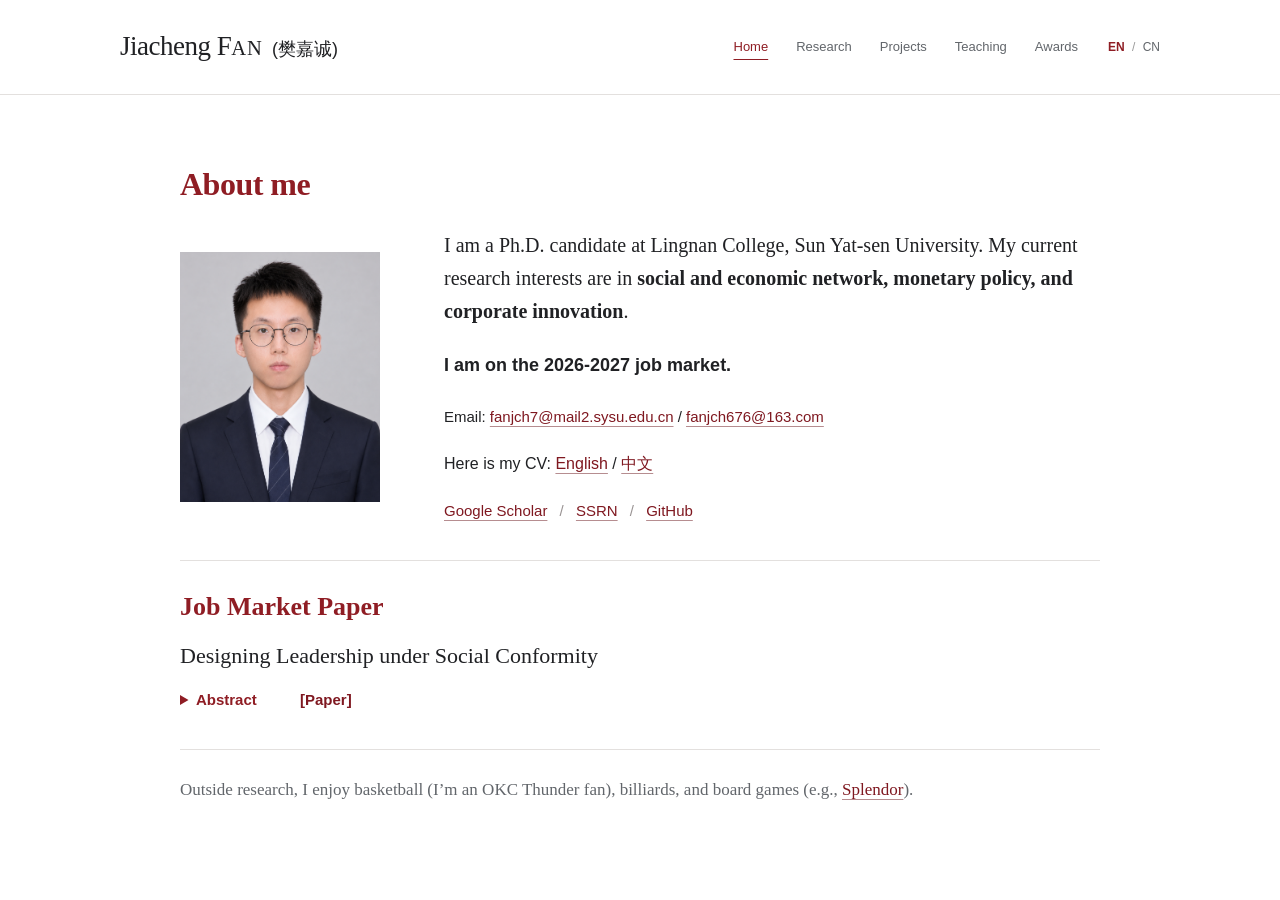
<file: index.html>
<!doctype html><html lang="en"><head><meta charset="utf-8"><meta name="viewport" content="width=device-width, initial-scale=1"><title>Home | Jiacheng FAN (樊嘉诚)</title><meta name="description" content="Jiacheng Fan, Ph.D. candidate at Lingnan College, Sun Yat-sen University. Research in social and economic network, monetary policy, and corporate innovation."><link rel="icon" href="./favicon.svg" type="image/svg+xml"><link rel="stylesheet" href="simple.css?v=a15199f9fa75"></head><body>
 <a class="skip" href="#main">Skip to content</a><header><div class="header-inner"><a class="name" href="index.html">Jiacheng F<span class="surname-small">AN</span> <span lang="zh-CN">(樊嘉诚)</span></a><nav aria-label="Main navigation"><a href="index.html" aria-current="page">Home</a><a href="research.html">Research</a><a href="projects.html">Projects</a><a href="teaching.html">Teaching</a><a href="awards.html">Awards</a></nav><div class="language-switch" role="group" aria-label="Language"><a href="index.html" lang="en" hreflang="en" aria-current="true">EN</a><span aria-hidden="true"> / </span><a href="zh.html" lang="zh-CN" hreflang="zh-CN">CN</a></div></div></header><main id="main" class="home">
 <h1>About me</h1><div class="about-layout"><figure class="about-photo"><img src="images/jiacheng-fan.png" alt="Portrait of Jiacheng Fan" width="1086" height="1448" fetchpriority="high"></figure><div class="about-copy"><p class="intro">I am a Ph.D. candidate at Lingnan College, Sun Yat-sen University. My current research interests are in <strong>social and economic network, monetary policy, and corporate innovation</strong>.</p><p class="job-market-notice" lang="en"><strong>I am on the 2026-2027 job market.</strong></p><p class="contact">Email: <a href="mailto:fanjch7@mail2.sysu.edu.cn">fanjch7@mail2.sysu.edu.cn</a> / <a href="mailto:fanjch676@163.com">fanjch676@163.com</a></p><p>Here is my CV: <a href="./Fan-CV-en.pdf?v=c34c1aa58615" target="_blank" rel="noopener noreferrer">English</a> / <a href="./Fan-CV-zh.pdf?v=e00cdd1a9085" target="_blank" rel="noopener noreferrer">中文</a></p><p class="profiles"><a href="https://scholar.google.com/citations?user=5UQqHd4AAAAJ" target="_blank" rel="noopener noreferrer">Google Scholar</a><span class="separator"> / </span><a href="https://papers.ssrn.com/Sol3/Cf_Dev/AbsByAuth.cfm?per_id=5429320" target="_blank" rel="noopener noreferrer">SSRN</a><span class="separator"> / </span><a href="https://github.com/fanjch7" target="_blank" rel="noopener noreferrer">GitHub</a></p></div></div><section class="job-market-paper" aria-labelledby="jmp-heading"><h2 id="jmp-heading" lang="en">Job Market Paper</h2><h3 class="jmp-title" lang="en"><a href="https://papers.ssrn.com/sol3/papers.cfm?abstract_id=7681807" target="_blank" rel="noopener noreferrer">Designing Leadership under Social Conformity</a></h3><div class="jmp-tools"><details class="jmp-abstract"><summary lang="en">Abstract</summary><p lang="en">This paper studies the optimal design of leadership in a local-average network game, in which players differ in individual productivity and incur a conformity cost for deviating from their neighbors&#39; average effort—the social norm. An organizational planner divides players into leaders and followers across two sequential stages to maximize aggregate effort. We first show that despite the presence of strategic complementarities, leadership can either increase or decrease equilibrium effort relative to simultaneous play, depending on whether a leader&#39;s productivity exceeds the social norm. Next, we derive an exact index to identify the optimal single leader, and demonstrate that the selected player can differ substantially from the key leader in the local-aggregate model. We then characterize the limiting structure of optimal leader groups as the taste for conformity approaches zero or infinity. An optimal group favors locally productive players under weak conformity, but collapses to the most productive player in the network under strong conformity. We also analyze multi-stage hierarchies and establish that finer sequencing can be suboptimal. Finally, we extend the model to incorporate incomplete information, anti-conformity, and more general preferences and interactions.</p></details><a class="jmp-pdf" href="working-papers/designing-leadership-under-social-conformity.pdf?v=822d93d01e8b" target="_blank" rel="noopener noreferrer" aria-label="Read the Job Market Paper PDF">[Paper]</a></div></section><p class="personal-note">Outside research, I enjoy basketball (I’m an OKC Thunder fan), billiards, and board games (e.g., <a href="https://boardgamearena.com/player?id=99126324" target="_blank" rel="noopener noreferrer">Splendor</a>).</p></main></body></html>
</file>
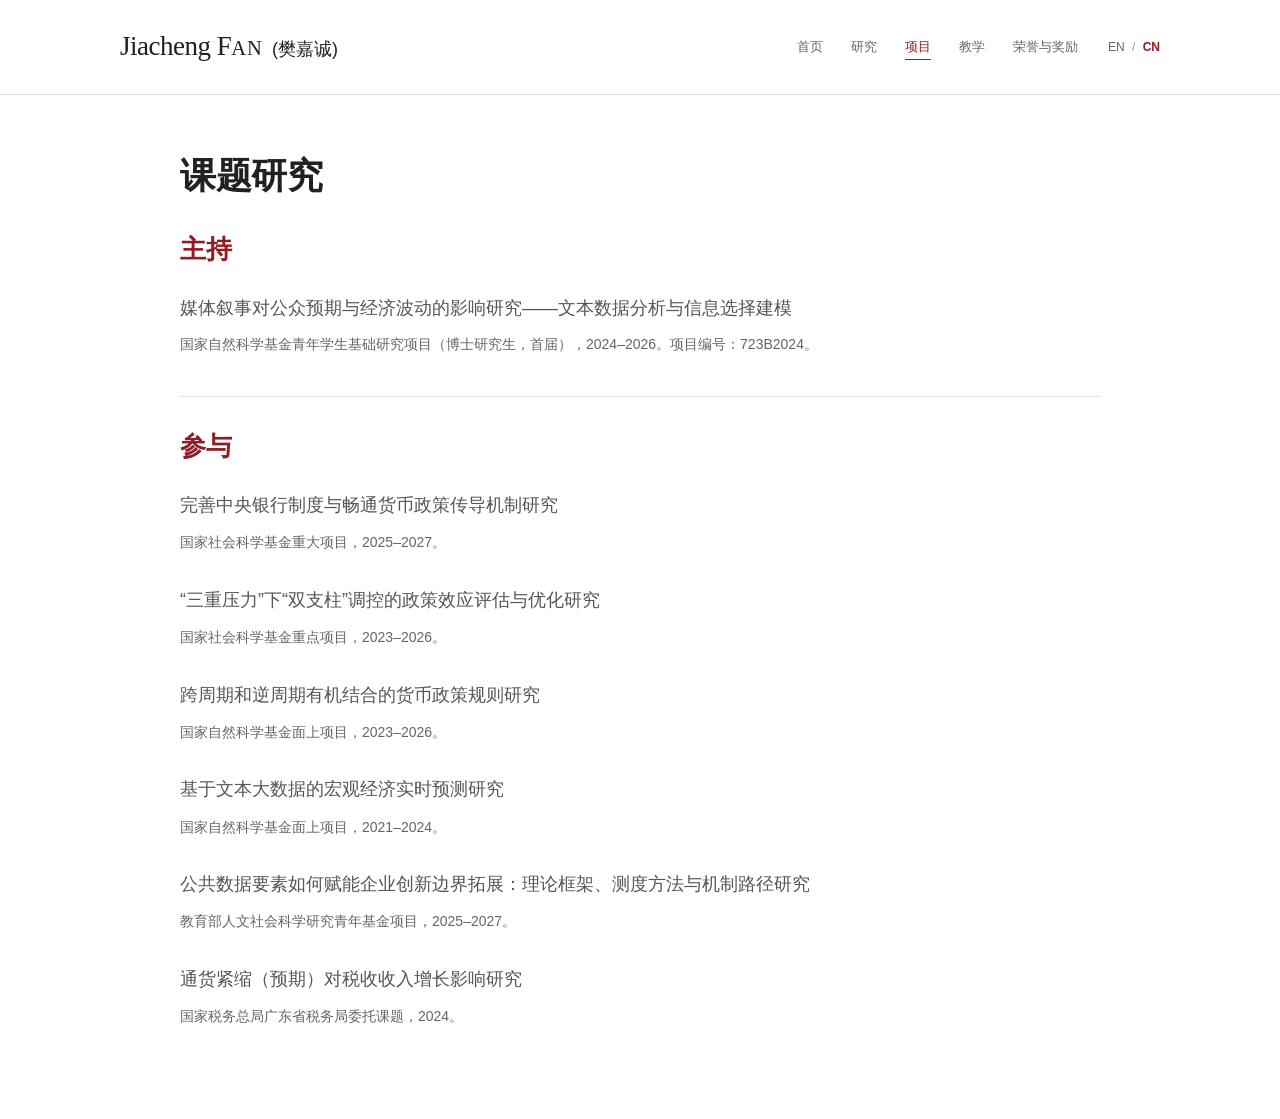
<file: funding-zh.html>
<!doctype html><html lang="zh-CN"><head><meta charset="utf-8"><meta name="viewport" content="width=device-width, initial-scale=1"><title>项目 | Jiacheng FAN (樊嘉诚)</title><meta name="description" content="Jiacheng Fan, Ph.D. candidate at Lingnan College, Sun Yat-sen University. Research in social and economic network, monetary policy, and corporate innovation."><link rel="icon" href="./favicon.svg" type="image/svg+xml"><link rel="stylesheet" href="simple.css?v=a15199f9fa75"></head><body>
 <a class="skip" href="#main">跳转正文</a><header><div class="header-inner"><a class="name" href="zh.html">Jiacheng F<span class="surname-small">AN</span> <span lang="zh-CN">(樊嘉诚)</span></a><nav aria-label="导航"><a href="zh.html">首页</a><a href="research-zh.html">研究</a><a href="projects-zh.html" aria-current="page">项目</a><a href="teaching-zh.html">教学</a><a href="awards-zh.html">荣誉与奖励</a></nav><div class="language-switch" role="group" aria-label="语言切换"><a href="projects.html" lang="en" hreflang="en">EN</a><span aria-hidden="true"> / </span><a href="projects-zh.html" lang="zh-CN" hreflang="zh-CN" aria-current="true">CN</a></div></div></header><main id="main" class="funding"><h1>课题研究</h1><section id="leadership"><h2>主持</h2><p class="project-chinese" lang="zh-CN">媒体叙事对公众预期与经济波动的影响研究——文本数据分析与信息选择建模</p><p class="funding-info" lang="zh-CN">国家自然科学基金青年学生基础研究项目（博士研究生，首届），2024–2026。项目编号：723B2024。</p></section><section id="participation"><h2>参与</h2><ul class="grants"><li><p class="project-chinese" lang="zh-CN">完善中央银行制度与畅通货币政策传导机制研究</p><p class="funding-info" lang="zh-CN">国家社会科学基金重大项目，2025–2027。</p></li><li><p class="project-chinese" lang="zh-CN">“三重压力”下“双支柱”调控的政策效应评估与优化研究</p><p class="funding-info" lang="zh-CN">国家社会科学基金重点项目，2023–2026。</p></li><li><p class="project-chinese" lang="zh-CN">跨周期和逆周期有机结合的货币政策规则研究</p><p class="funding-info" lang="zh-CN">国家自然科学基金面上项目，2023–2026。</p></li><li><p class="project-chinese" lang="zh-CN">基于文本大数据的宏观经济实时预测研究</p><p class="funding-info" lang="zh-CN">国家自然科学基金面上项目，2021–2024。</p></li><li><p class="project-chinese" lang="zh-CN">公共数据要素如何赋能企业创新边界拓展：理论框架、测度方法与机制路径研究</p><p class="funding-info" lang="zh-CN">教育部人文社会科学研究青年基金项目，2025–2027。</p></li><li><p class="project-chinese" lang="zh-CN">通货紧缩（预期）对税收收入增长影响研究</p><p class="funding-info" lang="zh-CN">国家税务总局广东省税务局委托课题，2024。</p></li></ul></section></main></body></html>
</file>
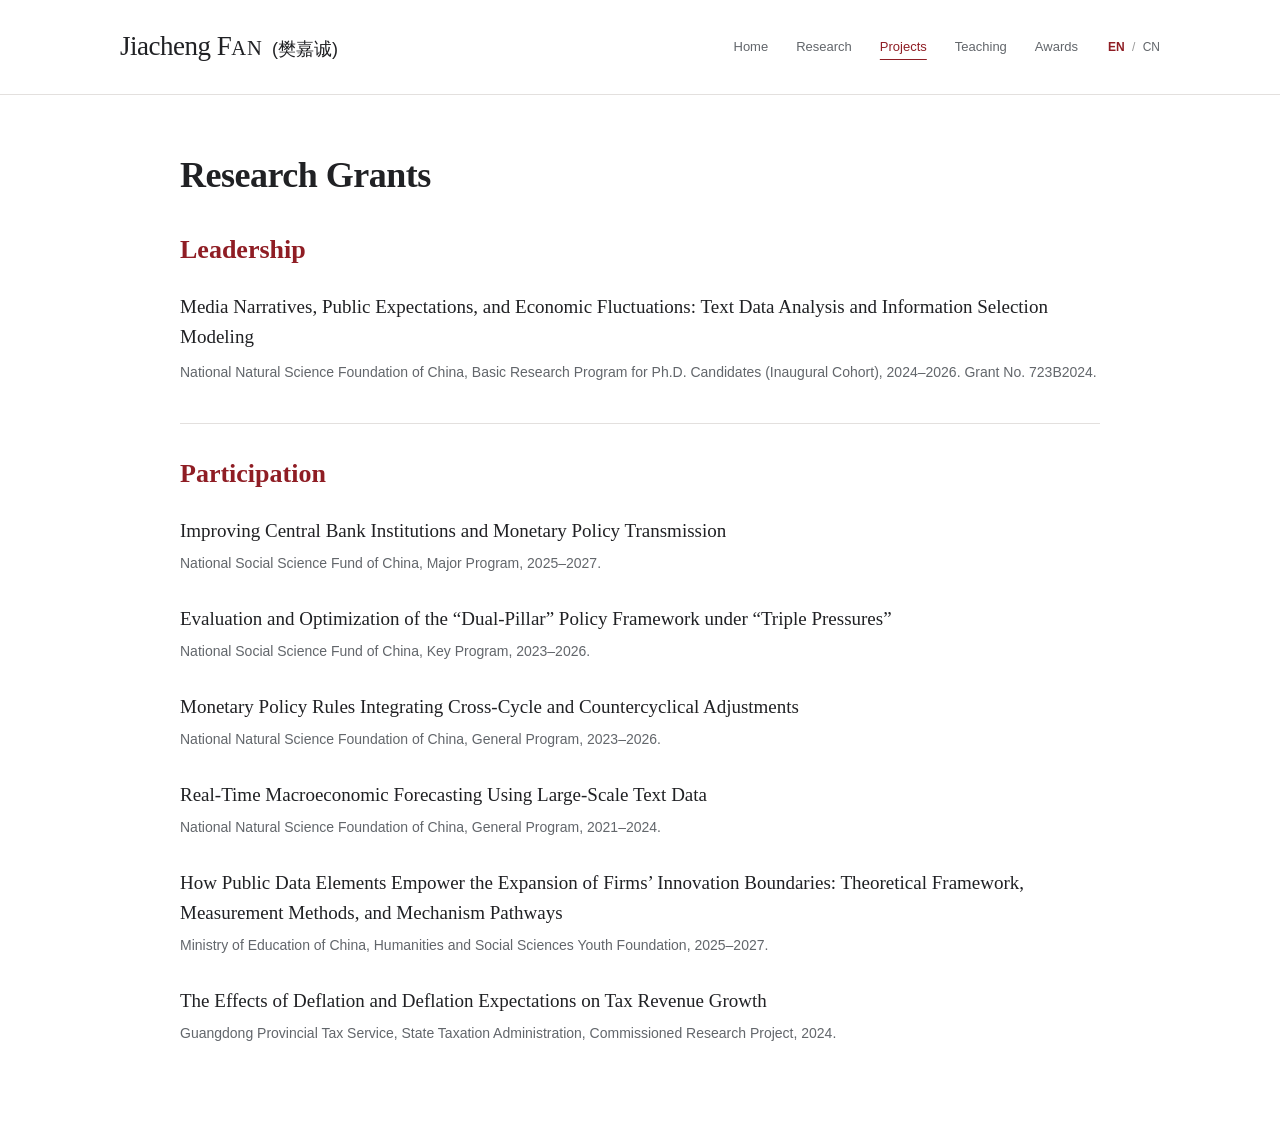
<file: funding.html>
<!doctype html><html lang="en"><head><meta charset="utf-8"><meta name="viewport" content="width=device-width, initial-scale=1"><title>Projects | Jiacheng FAN (樊嘉诚)</title><meta name="description" content="Jiacheng Fan, Ph.D. candidate at Lingnan College, Sun Yat-sen University. Research in social and economic network, monetary policy, and corporate innovation."><link rel="icon" href="./favicon.svg" type="image/svg+xml"><link rel="stylesheet" href="simple.css?v=a15199f9fa75"></head><body>
 <a class="skip" href="#main">Skip to content</a><header><div class="header-inner"><a class="name" href="index.html">Jiacheng F<span class="surname-small">AN</span> <span lang="zh-CN">(樊嘉诚)</span></a><nav aria-label="Main navigation"><a href="index.html">Home</a><a href="research.html">Research</a><a href="projects.html" aria-current="page">Projects</a><a href="teaching.html">Teaching</a><a href="awards.html">Awards</a></nav><div class="language-switch" role="group" aria-label="Language"><a href="projects.html" lang="en" hreflang="en" aria-current="true">EN</a><span aria-hidden="true"> / </span><a href="projects-zh.html" lang="zh-CN" hreflang="zh-CN">CN</a></div></div></header><main id="main" class="funding"><h1>Research Grants</h1><section id="leadership"><h2>Leadership</h2><p lang="en">Media Narratives, Public Expectations, and Economic Fluctuations: Text Data Analysis and Information Selection Modeling</p><p class="funding-info" lang="en">National Natural Science Foundation of China, Basic Research Program for Ph.D. Candidates (Inaugural Cohort), 2024–2026. Grant No. 723B2024.</p></section><section id="participation"><h2>Participation</h2><ul class="grants"><li><p lang="en">Improving Central Bank Institutions and Monetary Policy Transmission</p><p class="funding-info" lang="en">National Social Science Fund of China, Major Program, 2025–2027.</p></li><li><p lang="en">Evaluation and Optimization of the “Dual-Pillar” Policy Framework under “Triple Pressures”</p><p class="funding-info" lang="en">National Social Science Fund of China, Key Program, 2023–2026.</p></li><li><p lang="en">Monetary Policy Rules Integrating Cross-Cycle and Countercyclical Adjustments</p><p class="funding-info" lang="en">National Natural Science Foundation of China, General Program, 2023–2026.</p></li><li><p lang="en">Real-Time Macroeconomic Forecasting Using Large-Scale Text Data</p><p class="funding-info" lang="en">National Natural Science Foundation of China, General Program, 2021–2024.</p></li><li><p lang="en">How Public Data Elements Empower the Expansion of Firms’ Innovation Boundaries: Theoretical Framework, Measurement Methods, and Mechanism Pathways</p><p class="funding-info" lang="en">Ministry of Education of China, Humanities and Social Sciences Youth Foundation, 2025–2027.</p></li><li><p lang="en">The Effects of Deflation and Deflation Expectations on Tax Revenue Growth</p><p class="funding-info" lang="en">Guangdong Provincial Tax Service, State Taxation Administration, Commissioned Research Project, 2024.</p></li></ul></section></main></body></html>
</file>
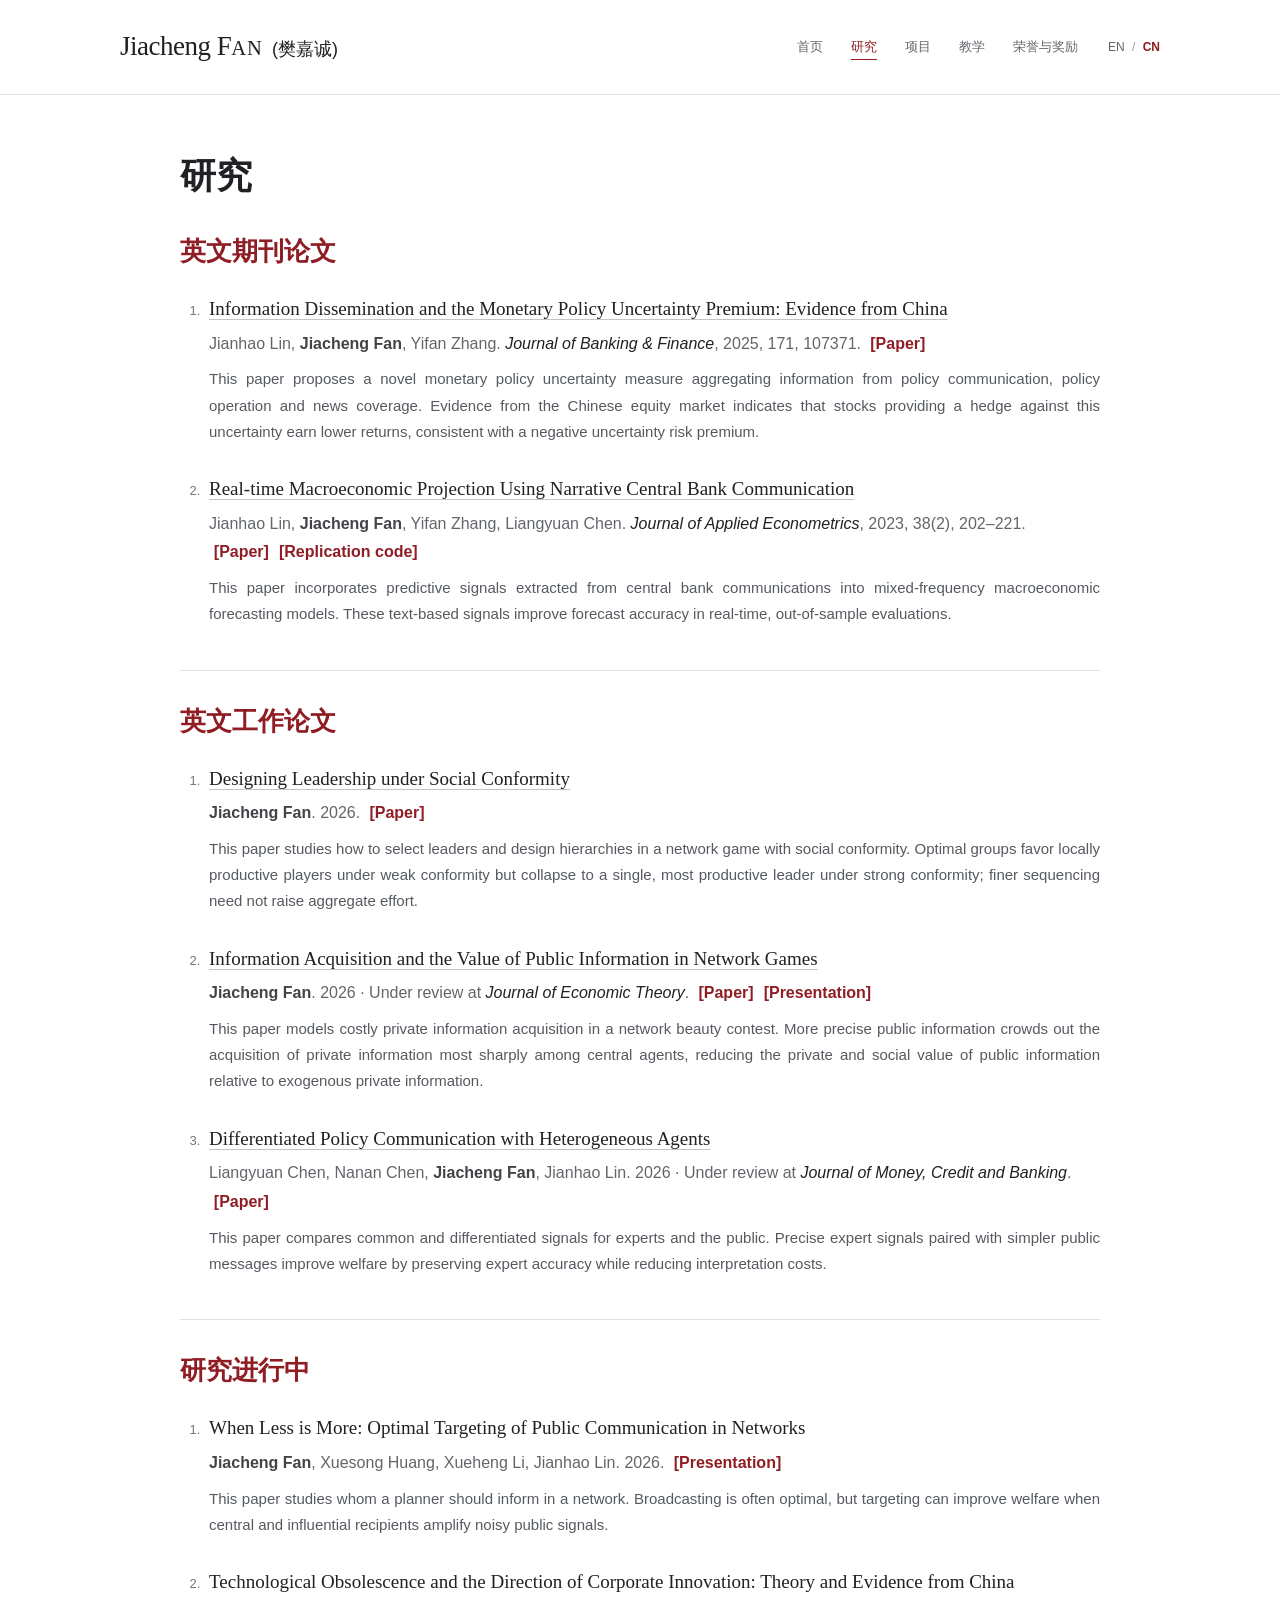
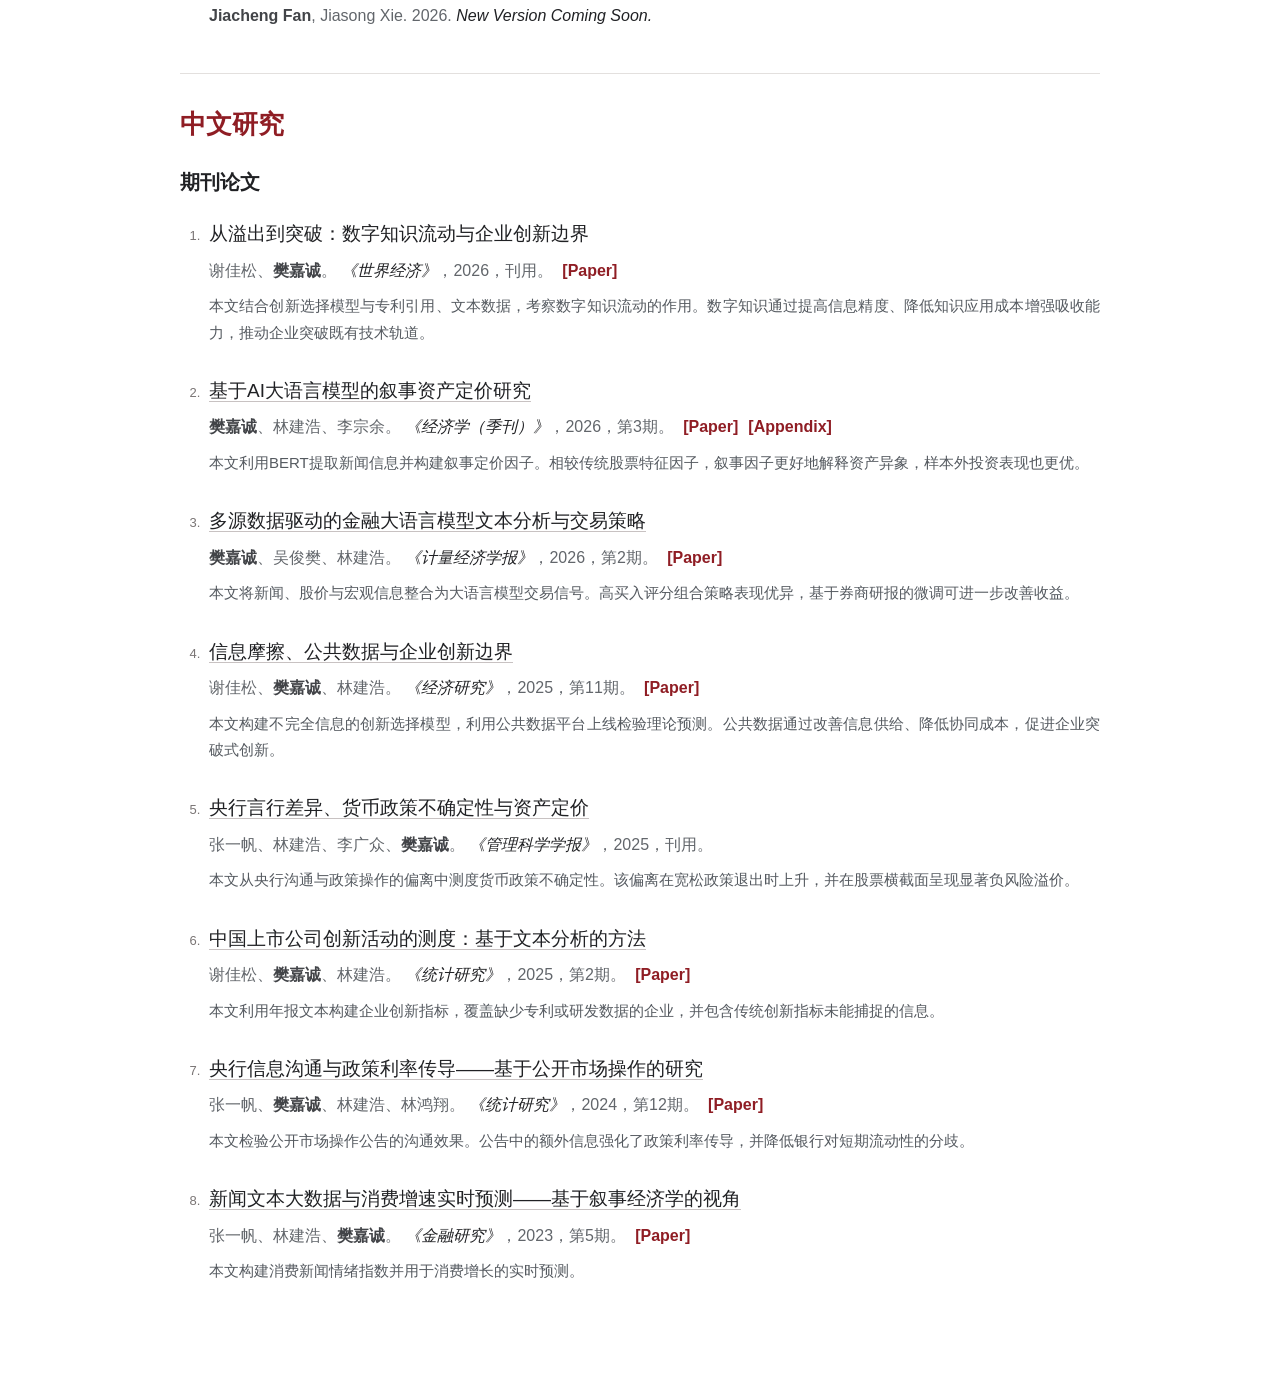
<file: research-zh.html>
<!doctype html><html lang="zh-CN"><head><meta charset="utf-8"><meta name="viewport" content="width=device-width, initial-scale=1"><title>研究 | Jiacheng FAN (樊嘉诚)</title><meta name="description" content="Jiacheng Fan, Ph.D. candidate at Lingnan College, Sun Yat-sen University. Research in social and economic network, monetary policy, and corporate innovation."><link rel="icon" href="./favicon.svg" type="image/svg+xml"><link rel="stylesheet" href="simple.css?v=a15199f9fa75"></head><body>
 <a class="skip" href="#main">跳转正文</a><header><div class="header-inner"><a class="name" href="zh.html">Jiacheng F<span class="surname-small">AN</span> <span lang="zh-CN">(樊嘉诚)</span></a><nav aria-label="导航"><a href="zh.html">首页</a><a href="research-zh.html" aria-current="page">研究</a><a href="projects-zh.html">项目</a><a href="teaching-zh.html">教学</a><a href="awards-zh.html">荣誉与奖励</a></nav><div class="language-switch" role="group" aria-label="语言切换"><a href="research.html" lang="en" hreflang="en">EN</a><span aria-hidden="true"> / </span><a href="research-zh.html" lang="zh-CN" hreflang="zh-CN" aria-current="true">CN</a></div></div></header><main id="main" class="research"><h1>研究</h1><section id="publications"><h2>英文期刊论文</h2><ol class="papers"><li class="paper" data-year="2025" data-paper-id="premium"><p class="paper-title"><a href="https://www.sciencedirect.com/science/article/pii/S0378426624002851" target="_blank" rel="noopener noreferrer">Information Dissemination and the Monetary Policy Uncertainty Premium: Evidence from China</a></p><p class="paper-info">Jianhao Lin, <strong>Jiacheng Fan</strong>, Yifan Zhang. <em>Journal of Banking &amp; Finance</em>, 2025, 171, 107371. <span class="paper-resources"><a href="publications/publication-premium.pdf" target="_blank" rel="noopener noreferrer">[Paper]</a></span></p><p class="paper-summary" lang="en">This paper proposes a novel monetary policy uncertainty measure aggregating information from policy communication, policy operation and news coverage. Evidence from the Chinese equity market indicates that stocks providing a hedge against this uncertainty earn lower returns, consistent with a negative uncertainty risk premium.</p></li>
<li class="paper" data-year="2023" data-paper-id="projection"><p class="paper-title"><a href="https://onlinelibrary.wiley.com/doi/abs/10.1002/jae.2946" target="_blank" rel="noopener noreferrer">Real-time Macroeconomic Projection Using Narrative Central Bank Communication</a></p><p class="paper-info">Jianhao Lin, <strong>Jiacheng Fan</strong>, Yifan Zhang, Liangyuan Chen. <em>Journal of Applied Econometrics</em>, 2023, 38(2), 202–221. <span class="paper-resources"><a href="publications/publication-projection.pdf" target="_blank" rel="noopener noreferrer">[Paper]</a> <a href="https://journaldata.zbw.eu/dataset/realtime-macroeconomic-projection-using-narrative-central-bank-communication" target="_blank" rel="noopener noreferrer">[Replication code]</a></span></p><p class="paper-summary" lang="en">This paper incorporates predictive signals extracted from central bank communications into mixed-frequency macroeconomic forecasting models. These text-based signals improve forecast accuracy in real-time, out-of-sample evaluations.</p></li></ol></section><section id="working-papers"><h2>英文工作论文</h2><ol class="papers"><li class="paper" data-year="2026" data-paper-id="norms"><p class="paper-title"><a href="https://papers.ssrn.com/sol3/papers.cfm?abstract_id=7681807" target="_blank" rel="noopener noreferrer">Designing Leadership under Social Conformity</a></p><p class="paper-info"><strong>Jiacheng Fan</strong>. 2026. <span class="paper-resources"><a href="working-papers/designing-leadership-under-social-conformity.pdf?v=822d93d01e8b" target="_blank" rel="noopener noreferrer">[Paper]</a></span></p><p class="paper-summary" lang="en">This paper studies how to select leaders and design hierarchies in a network game with social conformity. Optimal groups favor locally productive players under weak conformity but collapse to a single, most productive leader under strong conformity; finer sequencing need not raise aggregate effort.</p></li>
<li class="paper" data-year="2026" data-paper-id="networks"><p class="paper-title"><a href="https://ssrn.com/abstract=6718718" target="_blank" rel="noopener noreferrer">Information Acquisition and the Value of Public Information in Network Games</a></p><p class="paper-info"><strong>Jiacheng Fan</strong>. 2026 · Under review at <em>Journal of Economic Theory</em>. <span class="paper-resources"><a href="working-papers/information-acquisition-network-games.pdf" target="_blank" rel="noopener noreferrer">[Paper]</a> <a href="working-papers/information-acquisition-network-games-presentation.pdf" target="_blank" rel="noopener noreferrer">[Presentation]</a></span></p><p class="paper-summary" lang="en">This paper models costly private information acquisition in a network beauty contest. More precise public information crowds out the acquisition of private information most sharply among central agents, reducing the private and social value of public information relative to exogenous private information.</p></li>
<li class="paper" data-year="2026" data-paper-id="communication"><p class="paper-title"><a href="https://papers.ssrn.com/sol3/papers.cfm?abstract_id=7599939" target="_blank" rel="noopener noreferrer">Differentiated Policy Communication with Heterogeneous Agents</a></p><p class="paper-info">Liangyuan Chen, Nanan Chen, <strong>Jiacheng Fan</strong>, Jianhao Lin. 2026 · Under review at <em>Journal of Money, Credit and Banking</em>. <span class="paper-resources"><a href="working-papers/differentiated-policy-communication.pdf" target="_blank" rel="noopener noreferrer">[Paper]</a></span></p><p class="paper-summary" lang="en">This paper compares common and differentiated signals for experts and the public. Precise expert signals paired with simpler public messages improve welfare by preserving expert accuracy while reducing interpretation costs.</p></li></ol></section><section id="work-in-progress"><h2>研究进行中</h2><ol class="papers"><li class="paper" data-year="2026" data-paper-id="targeting"><p class="paper-title">When Less is More: Optimal Targeting of Public Communication in Networks</p><p class="paper-info"><strong>Jiacheng Fan</strong>, Xuesong Huang, Xueheng Li, Jianhao Lin. 2026. <span class="paper-resources"><a href="working-papers/when-less-is-more-slides.pdf" target="_blank" rel="noopener noreferrer">[Presentation]</a></span></p><p class="paper-summary" lang="en">This paper studies whom a planner should inform in a network. Broadcasting is often optimal, but targeting can improve welfare when central and influential recipients amplify noisy public signals.</p></li>
<li class="paper" data-year="2026" data-paper-id="technological-obsolescence"><p class="paper-title">Technological Obsolescence and the Direction of Corporate Innovation: Theory and Evidence from China</p><p class="paper-info"><strong>Jiacheng Fan</strong>, Jiasong Xie. 2026. <em>New Version Coming Soon.</em></p></li></ol></section><section id="chinese-research" lang="zh-CN"><h2>中文研究</h2><h3>期刊论文</h3><ol class="papers"><li class="paper" data-year="2026" data-paper-id="spillovers"><p class="paper-title">从溢出到突破：数字知识流动与企业创新边界</p><p class="paper-info">谢佳松、<strong>樊嘉诚</strong>。 <em>《世界经济》</em>，2026，刊用。 <span class="paper-resources"><a href="working-papers/digital-knowledge-flows.pdf" target="_blank" rel="noopener noreferrer">[Paper]</a></span></p><p class="paper-summary" lang="zh-CN">本文结合创新选择模型与专利引用、文本数据，考察数字知识流动的作用。数字知识通过提高信息精度、降低知识应用成本增强吸收能力，推动企业突破既有技术轨道。</p></li>
<li class="paper" data-year="2026" data-paper-id="ai-pricing"><p class="paper-title"><a href="https://nsd.pku.edu.cn/xzyj/cbw/jjxjk/qkml/f478cbf0153943a1b2eee4738c883a70.htm" target="_blank" rel="noopener noreferrer">基于AI大语言模型的叙事资产定价研究</a></p><p class="paper-info"><strong>樊嘉诚</strong>、林建浩、李宗余。 <em>《经济学（季刊）》</em>，2026，第3期。 <span class="paper-resources"><a href="publications/publication-ai-pricing.pdf" target="_blank" rel="noopener noreferrer">[Paper]</a> <a href="publications/narrative-asset-pricing-appendix.pdf" target="_blank" rel="noopener noreferrer">[Appendix]</a></span></p><p class="paper-summary" lang="zh-CN">本文利用BERT提取新闻信息并构建叙事定价因子。相较传统股票特征因子，叙事因子更好地解释资产异象，样本外投资表现也更优。</p></li>
<li class="paper" data-year="2026" data-paper-id="financial-llm"><p class="paper-title"><a href="https://cjoe.cjoe.ac.cn/CN/10.12012/CJoE2025-0454" target="_blank" rel="noopener noreferrer">多源数据驱动的金融大语言模型文本分析与交易策略</a></p><p class="paper-info"><strong>樊嘉诚</strong>、吴俊樊、林建浩。 <em>《计量经济学报》</em>，2026，第2期。 <span class="paper-resources"><a href="publications/publication-financial-llm.pdf" target="_blank" rel="noopener noreferrer">[Paper]</a></span></p><p class="paper-summary" lang="zh-CN">本文将新闻、股价与宏观信息整合为大语言模型交易信号。高买入评分组合策略表现优异，基于券商研报的微调可进一步改善收益。</p></li>
<li class="paper" data-year="2025" data-paper-id="innovation"><p class="paper-title"><a href="https://erj.ajcass.com/#/issue?id=121998&amp;year=2025&amp;issue=11" target="_blank" rel="noopener noreferrer">信息摩擦、公共数据与企业创新边界</a></p><p class="paper-info">谢佳松、<strong>樊嘉诚</strong>、林建浩。 <em>《经济研究》</em>，2025，第11期。 <span class="paper-resources"><a href="publications/publication-innovation.pdf" target="_blank" rel="noopener noreferrer">[Paper]</a></span></p><p class="paper-summary" lang="zh-CN">本文构建不完全信息的创新选择模型，利用公共数据平台上线检验理论预测。公共数据通过改善信息供给、降低协同成本，促进企业突破式创新。</p></li>
<li class="paper" data-year="2025" data-paper-id="words-actions"><p class="paper-title"><a href="https://jmsc.tju.edu.cn/jmsc/article/abstract/202303270394" target="_blank" rel="noopener noreferrer">央行言行差异、货币政策不确定性与资产定价</a></p><p class="paper-info">张一帆、林建浩、李广众、<strong>樊嘉诚</strong>。 <em>《管理科学学报》</em>，2025，刊用。</p><p class="paper-summary" lang="zh-CN">本文从央行沟通与政策操作的偏离中测度货币政策不确定性。该偏离在宽松政策退出时上升，并在股票横截面呈现显著负风险溢价。</p></li>
<li class="paper" data-year="2025" data-paper-id="measurement"><p class="paper-title"><a href="https://tjyj.cbpt.cnki.net/portal/journal/portal/client/paper/b6a05a3386265be2fec9bd06f42e4cff" target="_blank" rel="noopener noreferrer">中国上市公司创新活动的测度：基于文本分析的方法</a></p><p class="paper-info">谢佳松、<strong>樊嘉诚</strong>、林建浩。 <em>《统计研究》</em>，2025，第2期。 <span class="paper-resources"><a href="publications/publication-measurement.pdf" target="_blank" rel="noopener noreferrer">[Paper]</a></span></p><p class="paper-summary" lang="zh-CN">本文利用年报文本构建企业创新指标，覆盖缺少专利或研发数据的企业，并包含传统创新指标未能捕捉的信息。</p></li>
<li class="paper" data-year="2024" data-paper-id="transmission"><p class="paper-title"><a href="https://tjyj.cbpt.cnki.net/portal/journal/portal/client/paper/246c35e9add05d70dabb4c08bb2a76dc" target="_blank" rel="noopener noreferrer">央行信息沟通与政策利率传导——基于公开市场操作的研究</a></p><p class="paper-info">张一帆、<strong>樊嘉诚</strong>、林建浩、林鸿翔。 <em>《统计研究》</em>，2024，第12期。 <span class="paper-resources"><a href="publications/publication-transmission.pdf" target="_blank" rel="noopener noreferrer">[Paper]</a></span></p><p class="paper-summary" lang="zh-CN">本文检验公开市场操作公告的沟通效果。公告中的额外信息强化了政策利率传导，并降低银行对短期流动性的分歧。</p></li>
<li class="paper" data-year="2023" data-paper-id="consumption"><p class="paper-title"><a href="http://www.jryj.org.cn/CN/Y2023/V515/I5/152" target="_blank" rel="noopener noreferrer">新闻文本大数据与消费增速实时预测——基于叙事经济学的视角</a></p><p class="paper-info">张一帆、林建浩、<strong>樊嘉诚</strong>。 <em>《金融研究》</em>，2023，第5期。 <span class="paper-resources"><a href="publications/publication-consumption.pdf" target="_blank" rel="noopener noreferrer">[Paper]</a></span></p><p class="paper-summary" lang="zh-CN">本文构建消费新闻情绪指数并用于消费增长的实时预测。</p></li></ol></section></main></body></html>
</file>
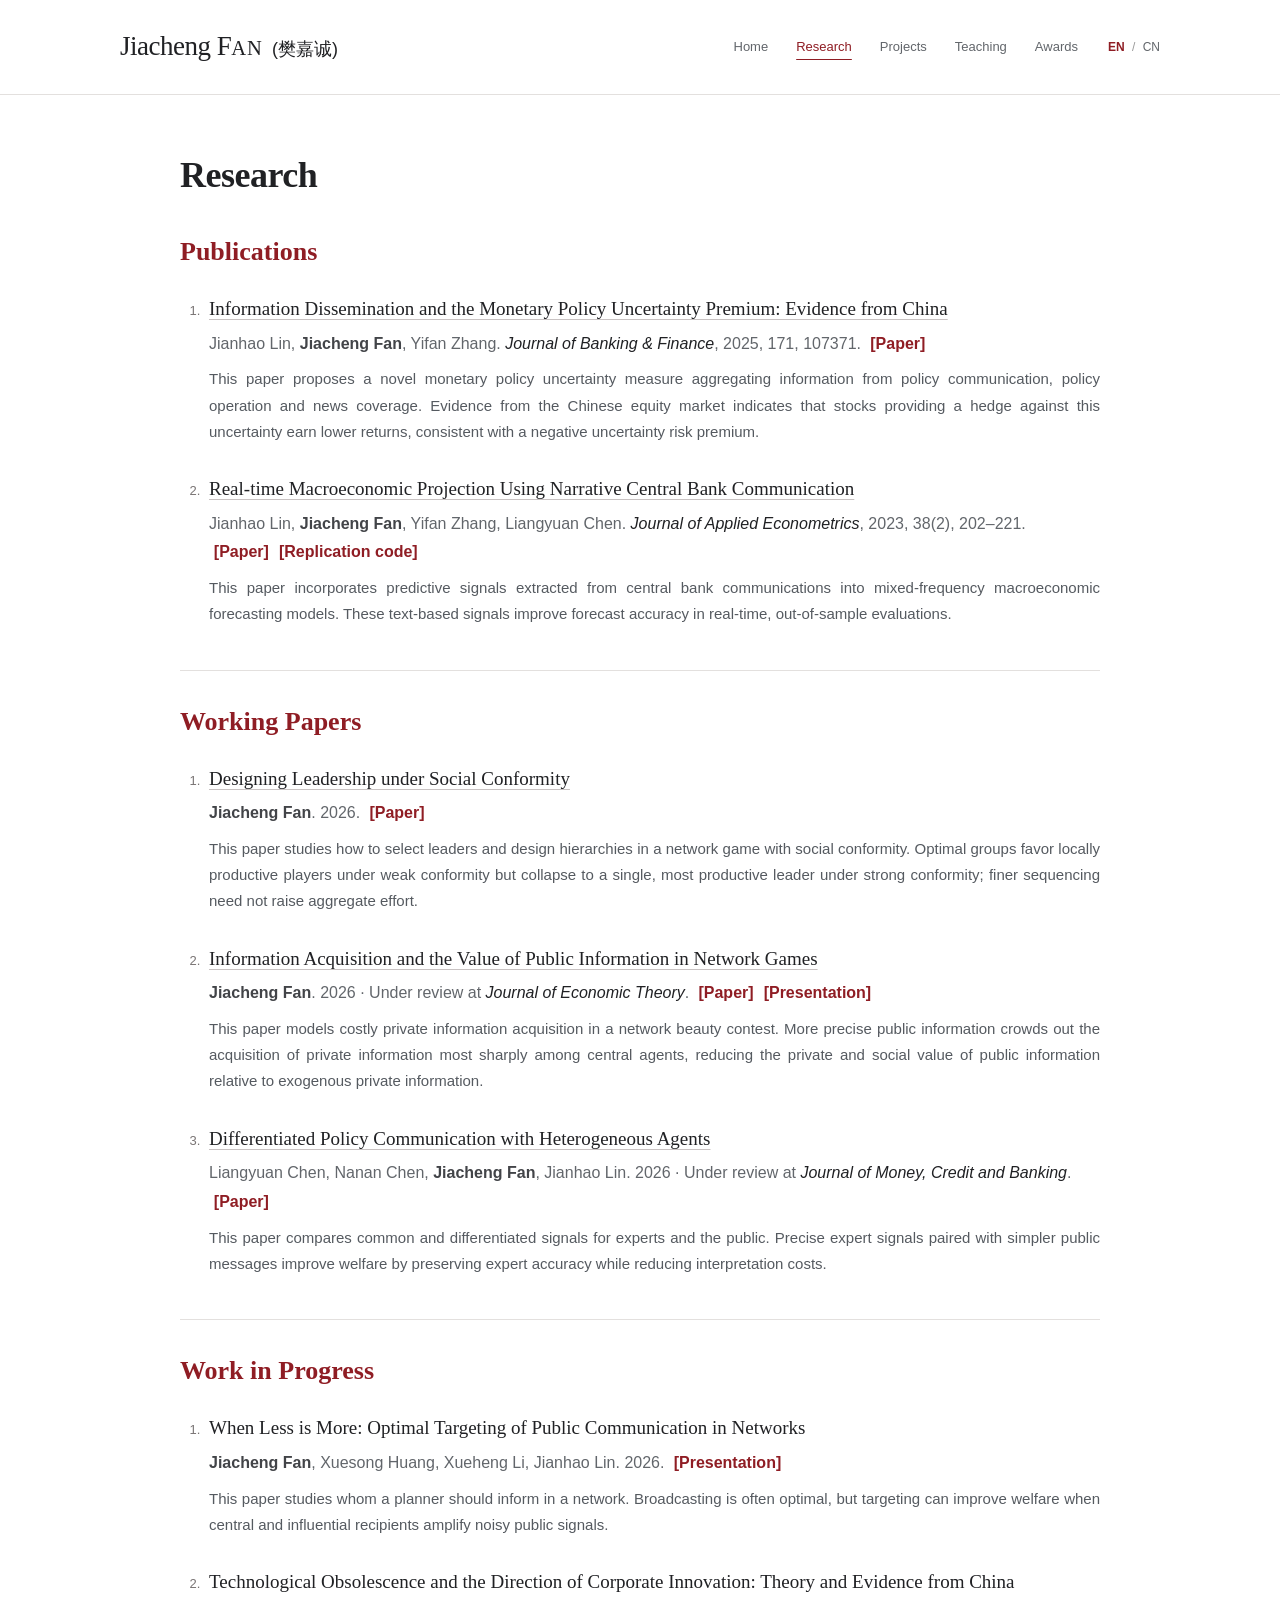
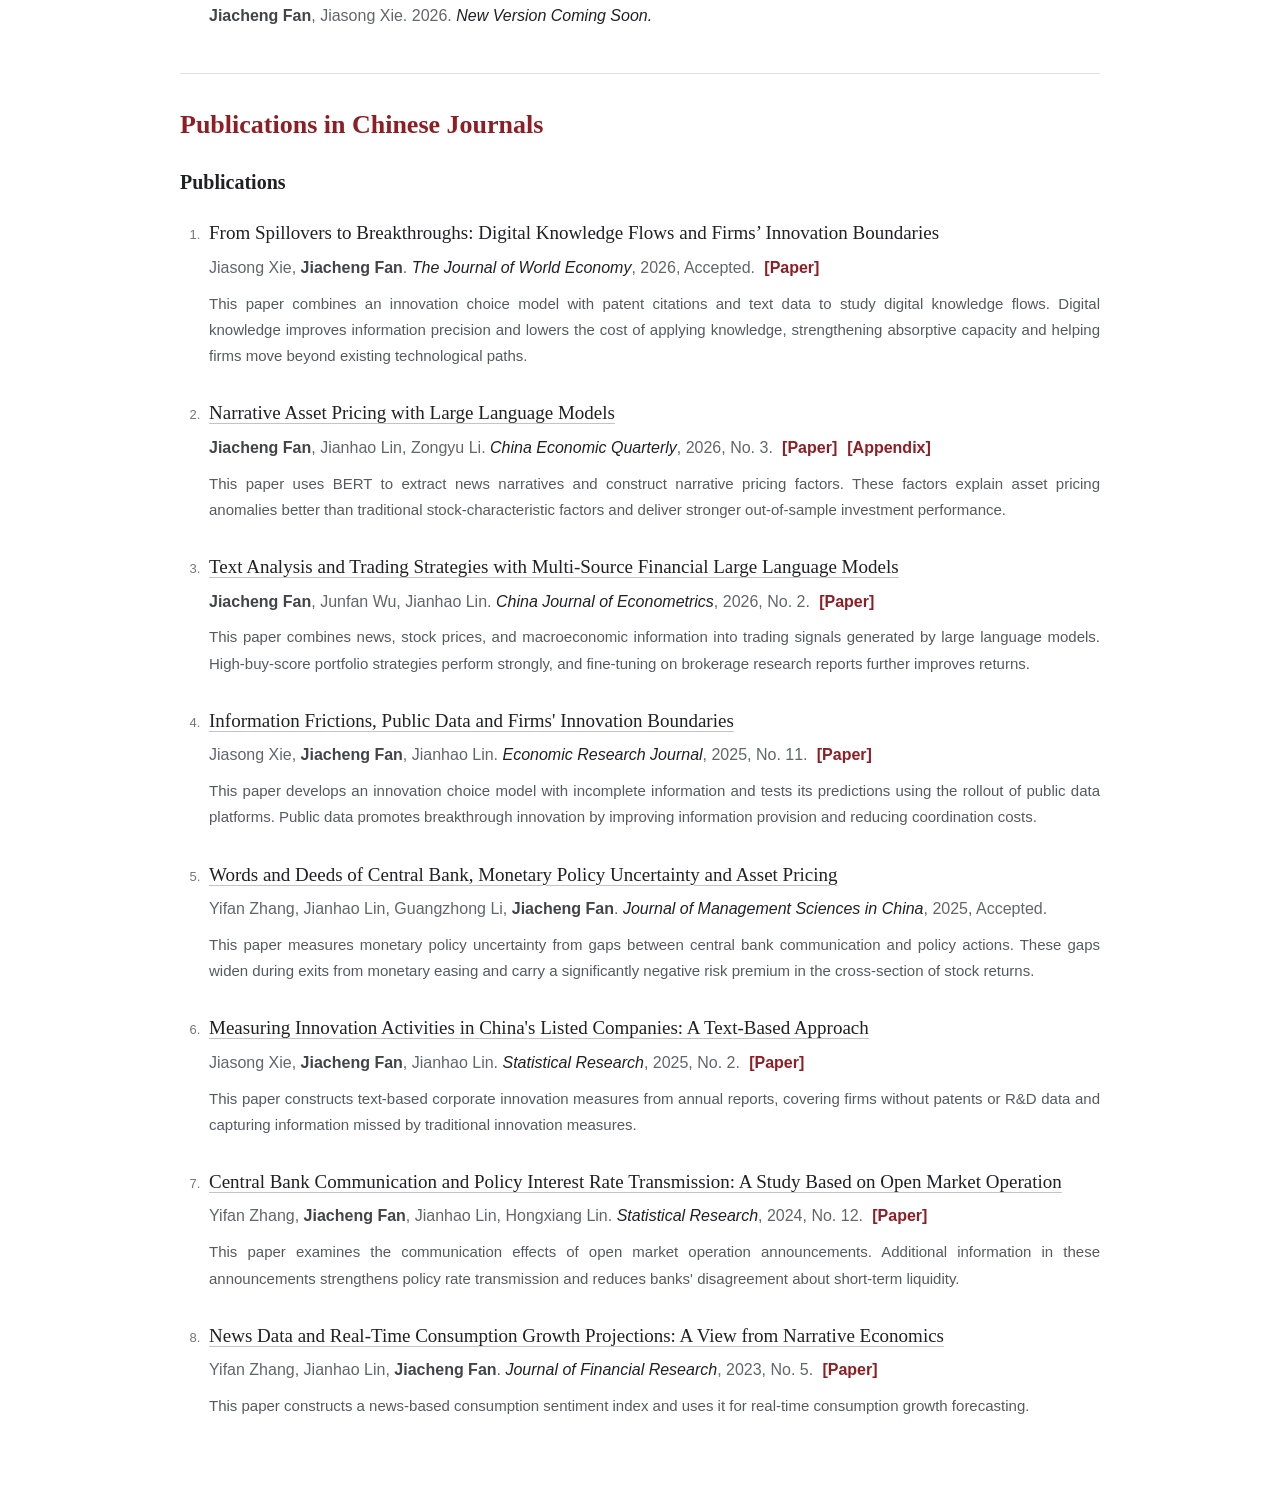
<file: research.html>
<!doctype html><html lang="en"><head><meta charset="utf-8"><meta name="viewport" content="width=device-width, initial-scale=1"><title>Research | Jiacheng FAN (樊嘉诚)</title><meta name="description" content="Jiacheng Fan, Ph.D. candidate at Lingnan College, Sun Yat-sen University. Research in social and economic network, monetary policy, and corporate innovation."><link rel="icon" href="./favicon.svg" type="image/svg+xml"><link rel="stylesheet" href="simple.css?v=a15199f9fa75"></head><body>
 <a class="skip" href="#main">Skip to content</a><header><div class="header-inner"><a class="name" href="index.html">Jiacheng F<span class="surname-small">AN</span> <span lang="zh-CN">(樊嘉诚)</span></a><nav aria-label="Main navigation"><a href="index.html">Home</a><a href="research.html" aria-current="page">Research</a><a href="projects.html">Projects</a><a href="teaching.html">Teaching</a><a href="awards.html">Awards</a></nav><div class="language-switch" role="group" aria-label="Language"><a href="research.html" lang="en" hreflang="en" aria-current="true">EN</a><span aria-hidden="true"> / </span><a href="research-zh.html" lang="zh-CN" hreflang="zh-CN">CN</a></div></div></header><main id="main" class="research"><h1>Research</h1><section id="publications"><h2>Publications</h2><ol class="papers"><li class="paper" data-year="2025" data-paper-id="premium"><p class="paper-title"><a href="https://www.sciencedirect.com/science/article/pii/S0378426624002851" target="_blank" rel="noopener noreferrer">Information Dissemination and the Monetary Policy Uncertainty Premium: Evidence from China</a></p><p class="paper-info">Jianhao Lin, <strong>Jiacheng Fan</strong>, Yifan Zhang. <em>Journal of Banking &amp; Finance</em>, 2025, 171, 107371. <span class="paper-resources"><a href="publications/publication-premium.pdf" target="_blank" rel="noopener noreferrer">[Paper]</a></span></p><p class="paper-summary" lang="en">This paper proposes a novel monetary policy uncertainty measure aggregating information from policy communication, policy operation and news coverage. Evidence from the Chinese equity market indicates that stocks providing a hedge against this uncertainty earn lower returns, consistent with a negative uncertainty risk premium.</p></li>
<li class="paper" data-year="2023" data-paper-id="projection"><p class="paper-title"><a href="https://onlinelibrary.wiley.com/doi/abs/10.1002/jae.2946" target="_blank" rel="noopener noreferrer">Real-time Macroeconomic Projection Using Narrative Central Bank Communication</a></p><p class="paper-info">Jianhao Lin, <strong>Jiacheng Fan</strong>, Yifan Zhang, Liangyuan Chen. <em>Journal of Applied Econometrics</em>, 2023, 38(2), 202–221. <span class="paper-resources"><a href="publications/publication-projection.pdf" target="_blank" rel="noopener noreferrer">[Paper]</a> <a href="https://journaldata.zbw.eu/dataset/realtime-macroeconomic-projection-using-narrative-central-bank-communication" target="_blank" rel="noopener noreferrer">[Replication code]</a></span></p><p class="paper-summary" lang="en">This paper incorporates predictive signals extracted from central bank communications into mixed-frequency macroeconomic forecasting models. These text-based signals improve forecast accuracy in real-time, out-of-sample evaluations.</p></li></ol></section><section id="working-papers"><h2>Working Papers</h2><ol class="papers"><li class="paper" data-year="2026" data-paper-id="norms"><p class="paper-title"><a href="https://papers.ssrn.com/sol3/papers.cfm?abstract_id=7681807" target="_blank" rel="noopener noreferrer">Designing Leadership under Social Conformity</a></p><p class="paper-info"><strong>Jiacheng Fan</strong>. 2026. <span class="paper-resources"><a href="working-papers/designing-leadership-under-social-conformity.pdf?v=822d93d01e8b" target="_blank" rel="noopener noreferrer">[Paper]</a></span></p><p class="paper-summary" lang="en">This paper studies how to select leaders and design hierarchies in a network game with social conformity. Optimal groups favor locally productive players under weak conformity but collapse to a single, most productive leader under strong conformity; finer sequencing need not raise aggregate effort.</p></li>
<li class="paper" data-year="2026" data-paper-id="networks"><p class="paper-title"><a href="https://ssrn.com/abstract=6718718" target="_blank" rel="noopener noreferrer">Information Acquisition and the Value of Public Information in Network Games</a></p><p class="paper-info"><strong>Jiacheng Fan</strong>. 2026 · Under review at <em>Journal of Economic Theory</em>. <span class="paper-resources"><a href="working-papers/information-acquisition-network-games.pdf" target="_blank" rel="noopener noreferrer">[Paper]</a> <a href="working-papers/information-acquisition-network-games-presentation.pdf" target="_blank" rel="noopener noreferrer">[Presentation]</a></span></p><p class="paper-summary" lang="en">This paper models costly private information acquisition in a network beauty contest. More precise public information crowds out the acquisition of private information most sharply among central agents, reducing the private and social value of public information relative to exogenous private information.</p></li>
<li class="paper" data-year="2026" data-paper-id="communication"><p class="paper-title"><a href="https://papers.ssrn.com/sol3/papers.cfm?abstract_id=7599939" target="_blank" rel="noopener noreferrer">Differentiated Policy Communication with Heterogeneous Agents</a></p><p class="paper-info">Liangyuan Chen, Nanan Chen, <strong>Jiacheng Fan</strong>, Jianhao Lin. 2026 · Under review at <em>Journal of Money, Credit and Banking</em>. <span class="paper-resources"><a href="working-papers/differentiated-policy-communication.pdf" target="_blank" rel="noopener noreferrer">[Paper]</a></span></p><p class="paper-summary" lang="en">This paper compares common and differentiated signals for experts and the public. Precise expert signals paired with simpler public messages improve welfare by preserving expert accuracy while reducing interpretation costs.</p></li></ol></section><section id="work-in-progress"><h2>Work in Progress</h2><ol class="papers"><li class="paper" data-year="2026" data-paper-id="targeting"><p class="paper-title">When Less is More: Optimal Targeting of Public Communication in Networks</p><p class="paper-info"><strong>Jiacheng Fan</strong>, Xuesong Huang, Xueheng Li, Jianhao Lin. 2026. <span class="paper-resources"><a href="working-papers/when-less-is-more-slides.pdf" target="_blank" rel="noopener noreferrer">[Presentation]</a></span></p><p class="paper-summary" lang="en">This paper studies whom a planner should inform in a network. Broadcasting is often optimal, but targeting can improve welfare when central and influential recipients amplify noisy public signals.</p></li>
<li class="paper" data-year="2026" data-paper-id="technological-obsolescence"><p class="paper-title">Technological Obsolescence and the Direction of Corporate Innovation: Theory and Evidence from China</p><p class="paper-info"><strong>Jiacheng Fan</strong>, Jiasong Xie. 2026. <em>New Version Coming Soon.</em></p></li></ol></section><section id="chinese-research" lang="en"><h2>Publications in Chinese Journals</h2><h3>Publications</h3><ol class="papers"><li class="paper" data-year="2026" data-paper-id="spillovers"><p class="paper-title">From Spillovers to Breakthroughs: Digital Knowledge Flows and Firms’ Innovation Boundaries</p><p class="paper-info">Jiasong Xie, <strong>Jiacheng Fan</strong>. <em>The Journal of World Economy</em>, 2026, Accepted. <span class="paper-resources"><a href="working-papers/digital-knowledge-flows.pdf" target="_blank" rel="noopener noreferrer">[Paper]</a></span></p><p class="paper-summary" lang="en">This paper combines an innovation choice model with patent citations and text data to study digital knowledge flows. Digital knowledge improves information precision and lowers the cost of applying knowledge, strengthening absorptive capacity and helping firms move beyond existing technological paths.</p></li>
<li class="paper" data-year="2026" data-paper-id="ai-pricing"><p class="paper-title"><a href="https://nsd.pku.edu.cn/xzyj/cbw/jjxjk/qkml/f478cbf0153943a1b2eee4738c883a70.htm" target="_blank" rel="noopener noreferrer">Narrative Asset Pricing with Large Language Models</a></p><p class="paper-info"><strong>Jiacheng Fan</strong>, Jianhao Lin, Zongyu Li. <em>China Economic Quarterly</em>, 2026, No. 3. <span class="paper-resources"><a href="publications/publication-ai-pricing.pdf" target="_blank" rel="noopener noreferrer">[Paper]</a> <a href="publications/narrative-asset-pricing-appendix.pdf" target="_blank" rel="noopener noreferrer">[Appendix]</a></span></p><p class="paper-summary" lang="en">This paper uses BERT to extract news narratives and construct narrative pricing factors. These factors explain asset pricing anomalies better than traditional stock-characteristic factors and deliver stronger out-of-sample investment performance.</p></li>
<li class="paper" data-year="2026" data-paper-id="financial-llm"><p class="paper-title"><a href="https://cjoe.cjoe.ac.cn/CN/10.12012/CJoE2025-0454" target="_blank" rel="noopener noreferrer">Text Analysis and Trading Strategies with Multi-Source Financial Large Language Models</a></p><p class="paper-info"><strong>Jiacheng Fan</strong>, Junfan Wu, Jianhao Lin. <em>China Journal of Econometrics</em>, 2026, No. 2. <span class="paper-resources"><a href="publications/publication-financial-llm.pdf" target="_blank" rel="noopener noreferrer">[Paper]</a></span></p><p class="paper-summary" lang="en">This paper combines news, stock prices, and macroeconomic information into trading signals generated by large language models. High-buy-score portfolio strategies perform strongly, and fine-tuning on brokerage research reports further improves returns.</p></li>
<li class="paper" data-year="2025" data-paper-id="innovation"><p class="paper-title"><a href="https://erj.ajcass.com/#/issue?id=121998&amp;year=2025&amp;issue=11" target="_blank" rel="noopener noreferrer">Information Frictions, Public Data and Firms&#39; Innovation Boundaries</a></p><p class="paper-info">Jiasong Xie, <strong>Jiacheng Fan</strong>, Jianhao Lin. <em>Economic Research Journal</em>, 2025, No. 11. <span class="paper-resources"><a href="publications/publication-innovation.pdf" target="_blank" rel="noopener noreferrer">[Paper]</a></span></p><p class="paper-summary" lang="en">This paper develops an innovation choice model with incomplete information and tests its predictions using the rollout of public data platforms. Public data promotes breakthrough innovation by improving information provision and reducing coordination costs.</p></li>
<li class="paper" data-year="2025" data-paper-id="words-actions"><p class="paper-title"><a href="https://jmsc.tju.edu.cn/jmsc/article/abstract/202303270394" target="_blank" rel="noopener noreferrer">Words and Deeds of Central Bank, Monetary Policy Uncertainty and Asset Pricing</a></p><p class="paper-info">Yifan Zhang, Jianhao Lin, Guangzhong Li, <strong>Jiacheng Fan</strong>. <em>Journal of Management Sciences in China</em>, 2025, Accepted.</p><p class="paper-summary" lang="en">This paper measures monetary policy uncertainty from gaps between central bank communication and policy actions. These gaps widen during exits from monetary easing and carry a significantly negative risk premium in the cross-section of stock returns.</p></li>
<li class="paper" data-year="2025" data-paper-id="measurement"><p class="paper-title"><a href="https://tjyj.cbpt.cnki.net/portal/journal/portal/client/paper/b6a05a3386265be2fec9bd06f42e4cff" target="_blank" rel="noopener noreferrer">Measuring Innovation Activities in China&#39;s Listed Companies: A Text-Based Approach</a></p><p class="paper-info">Jiasong Xie, <strong>Jiacheng Fan</strong>, Jianhao Lin. <em>Statistical Research</em>, 2025, No. 2. <span class="paper-resources"><a href="publications/publication-measurement.pdf" target="_blank" rel="noopener noreferrer">[Paper]</a></span></p><p class="paper-summary" lang="en">This paper constructs text-based corporate innovation measures from annual reports, covering firms without patents or R&amp;D data and capturing information missed by traditional innovation measures.</p></li>
<li class="paper" data-year="2024" data-paper-id="transmission"><p class="paper-title"><a href="https://tjyj.cbpt.cnki.net/portal/journal/portal/client/paper/246c35e9add05d70dabb4c08bb2a76dc" target="_blank" rel="noopener noreferrer">Central Bank Communication and Policy Interest Rate Transmission: A Study Based on Open Market Operation</a></p><p class="paper-info">Yifan Zhang, <strong>Jiacheng Fan</strong>, Jianhao Lin, Hongxiang Lin. <em>Statistical Research</em>, 2024, No. 12. <span class="paper-resources"><a href="publications/publication-transmission.pdf" target="_blank" rel="noopener noreferrer">[Paper]</a></span></p><p class="paper-summary" lang="en">This paper examines the communication effects of open market operation announcements. Additional information in these announcements strengthens policy rate transmission and reduces banks&#39; disagreement about short-term liquidity.</p></li>
<li class="paper" data-year="2023" data-paper-id="consumption"><p class="paper-title"><a href="http://www.jryj.org.cn/CN/Y2023/V515/I5/152" target="_blank" rel="noopener noreferrer">News Data and Real-Time Consumption Growth Projections: A View from Narrative Economics</a></p><p class="paper-info">Yifan Zhang, Jianhao Lin, <strong>Jiacheng Fan</strong>. <em>Journal of Financial Research</em>, 2023, No. 5. <span class="paper-resources"><a href="publications/publication-consumption.pdf" target="_blank" rel="noopener noreferrer">[Paper]</a></span></p><p class="paper-summary" lang="en">This paper constructs a news-based consumption sentiment index and uses it for real-time consumption growth forecasting.</p></li></ol></section></main></body></html>
</file>
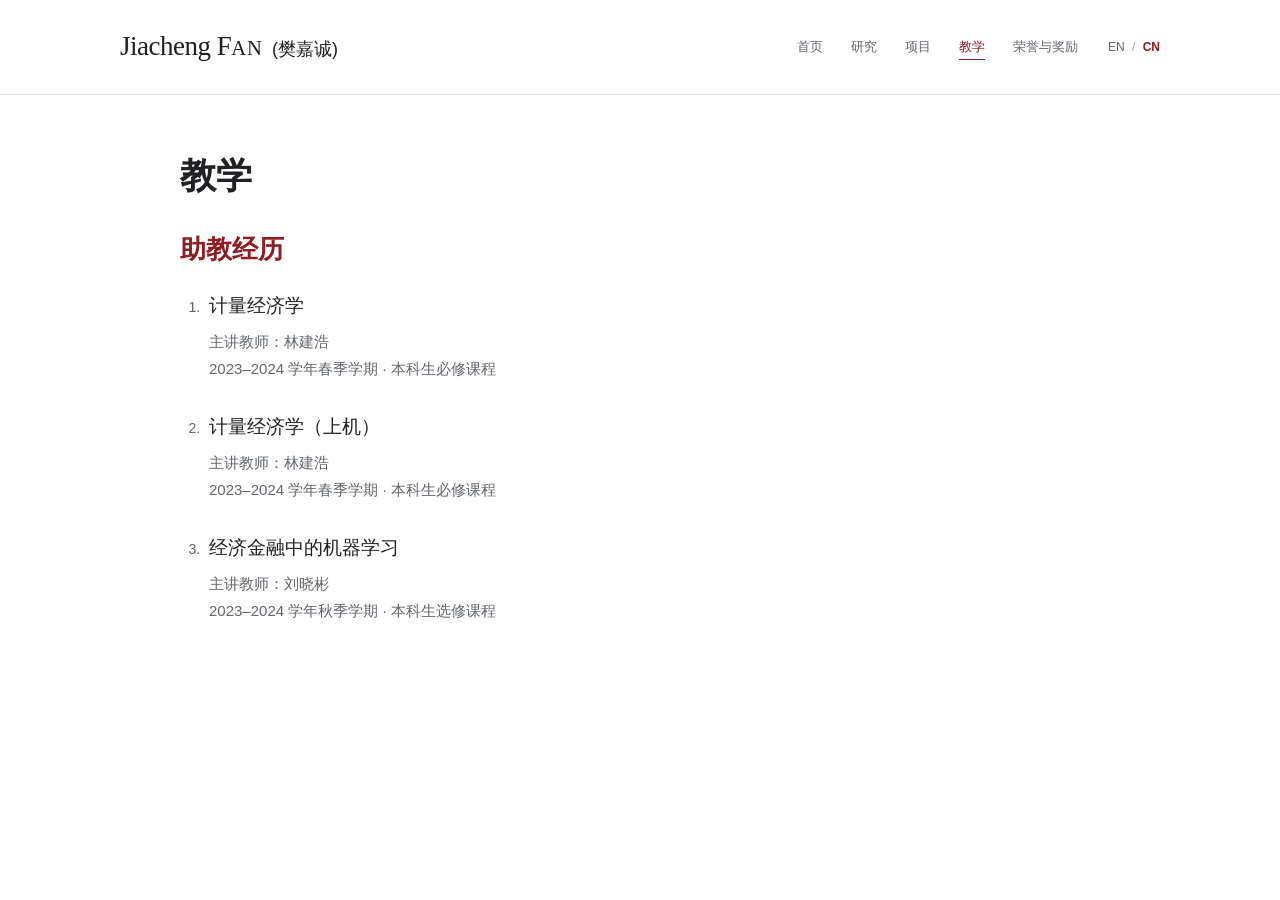
<file: teaching-zh.html>
<!doctype html><html lang="zh-CN"><head><meta charset="utf-8"><meta name="viewport" content="width=device-width, initial-scale=1"><title>教学 | Jiacheng FAN (樊嘉诚)</title><meta name="description" content="Jiacheng Fan, Ph.D. candidate at Lingnan College, Sun Yat-sen University. Research in social and economic network, monetary policy, and corporate innovation."><link rel="icon" href="./favicon.svg" type="image/svg+xml"><link rel="stylesheet" href="simple.css?v=a15199f9fa75"></head><body>
 <a class="skip" href="#main">跳转正文</a><header><div class="header-inner"><a class="name" href="zh.html">Jiacheng F<span class="surname-small">AN</span> <span lang="zh-CN">(樊嘉诚)</span></a><nav aria-label="导航"><a href="zh.html">首页</a><a href="research-zh.html">研究</a><a href="projects-zh.html">项目</a><a href="teaching-zh.html" aria-current="page">教学</a><a href="awards-zh.html">荣誉与奖励</a></nav><div class="language-switch" role="group" aria-label="语言切换"><a href="teaching.html" lang="en" hreflang="en">EN</a><span aria-hidden="true"> / </span><a href="teaching-zh.html" lang="zh-CN" hreflang="zh-CN" aria-current="true">CN</a></div></div></header><main id="main" class="teaching"><h1>教学</h1><h2>助教经历</h2><ol class="teaching-list"><li><h3>计量经济学</h3><p class="teaching-meta">主讲教师：林建浩<br>2023–2024 学年春季学期 · 本科生必修课程</p></li><li><h3>计量经济学（上机）</h3><p class="teaching-meta">主讲教师：林建浩<br>2023–2024 学年春季学期 · 本科生必修课程</p></li><li><h3>经济金融中的机器学习</h3><p class="teaching-meta">主讲教师：刘晓彬<br>2023–2024 学年秋季学期 · 本科生选修课程</p></li></ol></main></body></html>
</file>
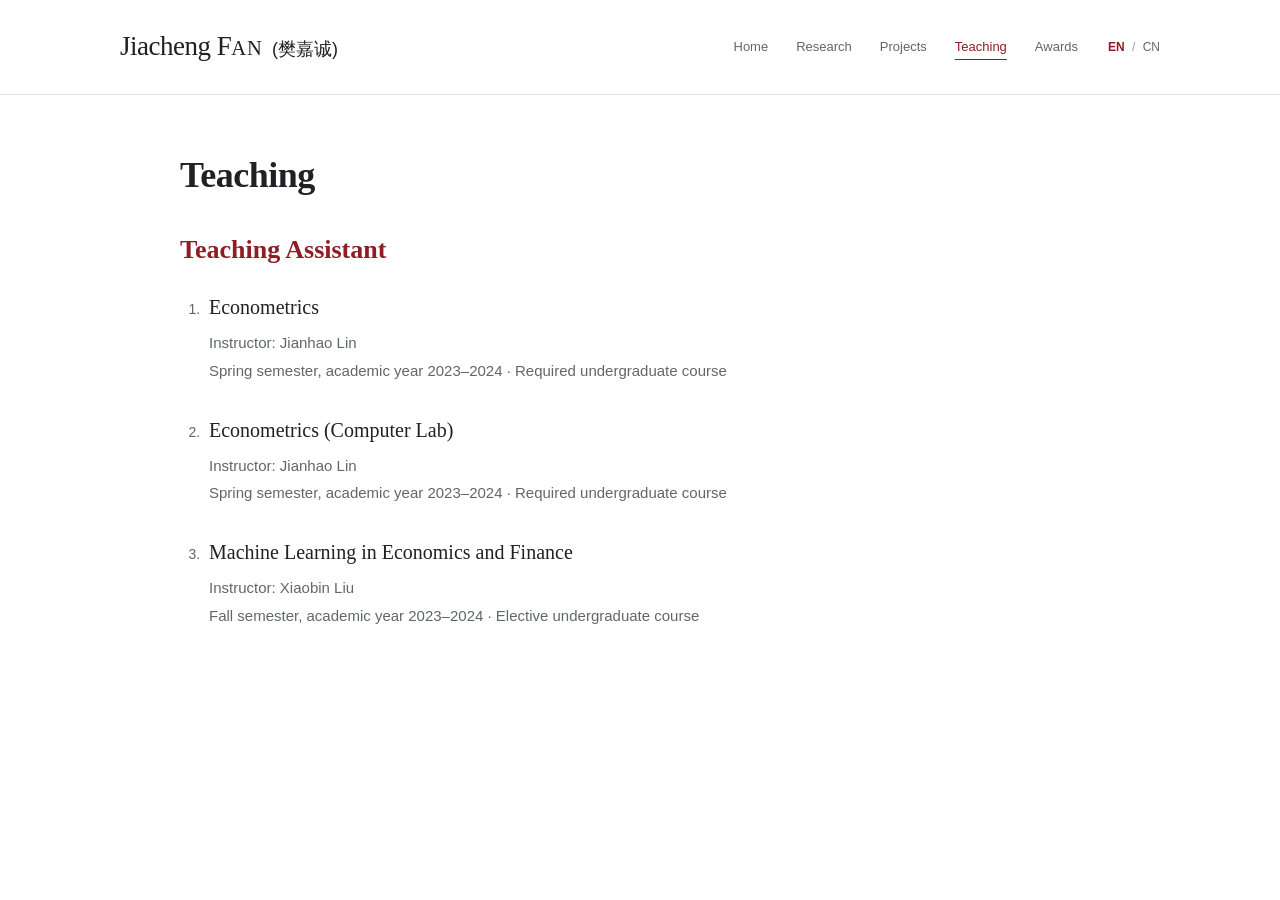
<file: teaching.html>
<!doctype html><html lang="en"><head><meta charset="utf-8"><meta name="viewport" content="width=device-width, initial-scale=1"><title>Teaching | Jiacheng FAN (樊嘉诚)</title><meta name="description" content="Jiacheng Fan, Ph.D. candidate at Lingnan College, Sun Yat-sen University. Research in social and economic network, monetary policy, and corporate innovation."><link rel="icon" href="./favicon.svg" type="image/svg+xml"><link rel="stylesheet" href="simple.css?v=a15199f9fa75"></head><body>
 <a class="skip" href="#main">Skip to content</a><header><div class="header-inner"><a class="name" href="index.html">Jiacheng F<span class="surname-small">AN</span> <span lang="zh-CN">(樊嘉诚)</span></a><nav aria-label="Main navigation"><a href="index.html">Home</a><a href="research.html">Research</a><a href="projects.html">Projects</a><a href="teaching.html" aria-current="page">Teaching</a><a href="awards.html">Awards</a></nav><div class="language-switch" role="group" aria-label="Language"><a href="teaching.html" lang="en" hreflang="en" aria-current="true">EN</a><span aria-hidden="true"> / </span><a href="teaching-zh.html" lang="zh-CN" hreflang="zh-CN">CN</a></div></div></header><main id="main" class="teaching"><h1>Teaching</h1><h2>Teaching Assistant</h2><ol class="teaching-list"><li><h3>Econometrics</h3><p class="teaching-meta">Instructor: Jianhao Lin<br>Spring semester, academic year 2023–2024 · Required undergraduate course</p></li><li><h3>Econometrics (Computer Lab)</h3><p class="teaching-meta">Instructor: Jianhao Lin<br>Spring semester, academic year 2023–2024 · Required undergraduate course</p></li><li><h3>Machine Learning in Economics and Finance</h3><p class="teaching-meta">Instructor: Xiaobin Liu<br>Fall semester, academic year 2023–2024 · Elective undergraduate course</p></li></ol></main></body></html>
</file>
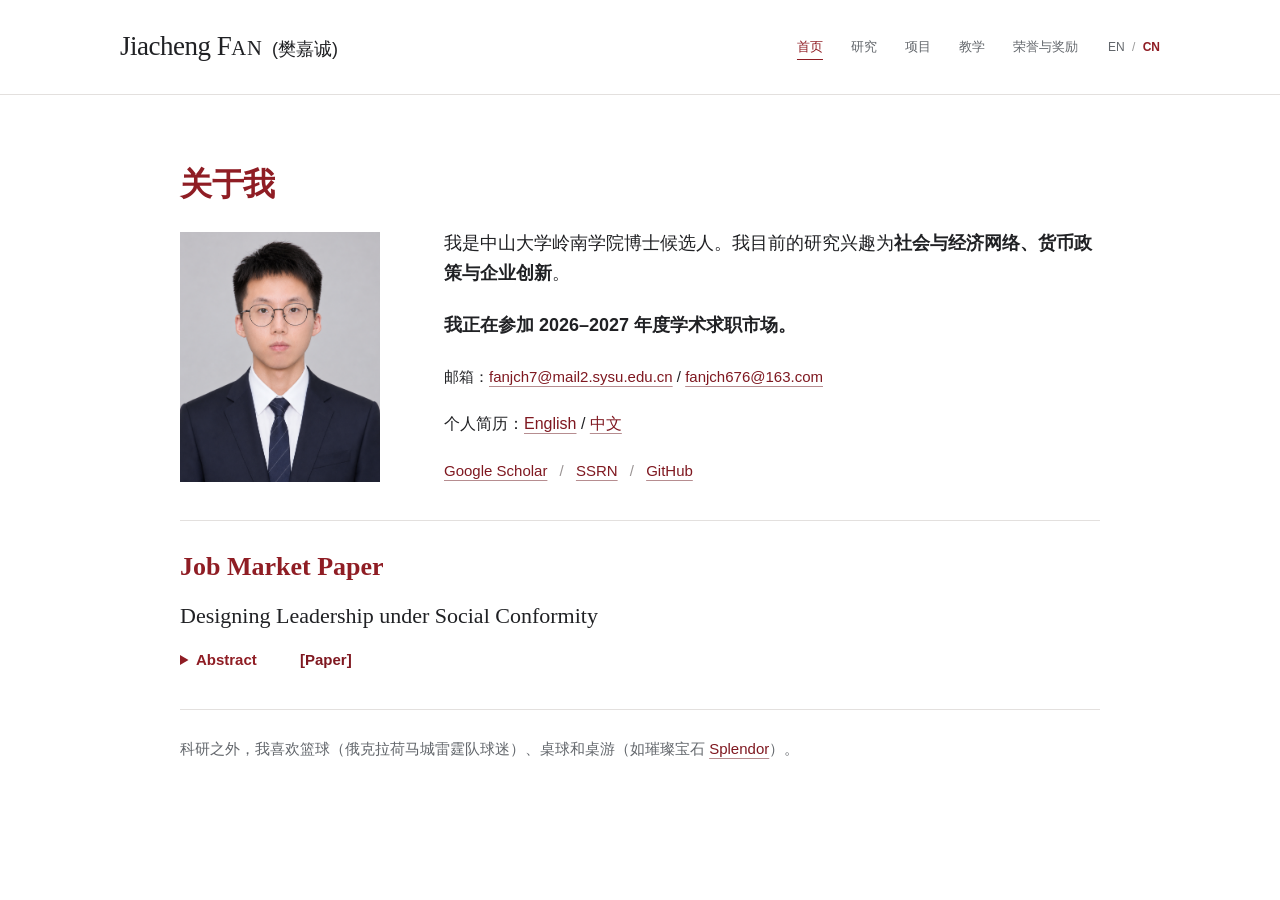
<file: zh.html>
<!doctype html><html lang="zh-CN"><head><meta charset="utf-8"><meta name="viewport" content="width=device-width, initial-scale=1"><title>首页 | Jiacheng FAN (樊嘉诚)</title><meta name="description" content="Jiacheng Fan, Ph.D. candidate at Lingnan College, Sun Yat-sen University. Research in social and economic network, monetary policy, and corporate innovation."><link rel="icon" href="./favicon.svg" type="image/svg+xml"><link rel="stylesheet" href="simple.css?v=a15199f9fa75"></head><body>
 <a class="skip" href="#main">跳转正文</a><header><div class="header-inner"><a class="name" href="zh.html">Jiacheng F<span class="surname-small">AN</span> <span lang="zh-CN">(樊嘉诚)</span></a><nav aria-label="导航"><a href="zh.html" aria-current="page">首页</a><a href="research-zh.html">研究</a><a href="projects-zh.html">项目</a><a href="teaching-zh.html">教学</a><a href="awards-zh.html">荣誉与奖励</a></nav><div class="language-switch" role="group" aria-label="语言切换"><a href="index.html" lang="en" hreflang="en">EN</a><span aria-hidden="true"> / </span><a href="zh.html" lang="zh-CN" hreflang="zh-CN" aria-current="true">CN</a></div></div></header><main id="main" class="home">
 <h1>关于我</h1><div class="about-layout"><figure class="about-photo"><img src="images/jiacheng-fan.png" alt="樊嘉诚个人照片" width="1086" height="1448" fetchpriority="high"></figure><div class="about-copy"><p class="intro">我是中山大学岭南学院博士候选人。我目前的研究兴趣为<strong>社会与经济网络、货币政策与企业创新</strong>。</p><p class="job-market-notice" lang="zh-CN"><strong>我正在参加 2026–2027 年度学术求职市场。</strong></p><p class="contact">邮箱：<a href="mailto:fanjch7@mail2.sysu.edu.cn">fanjch7@mail2.sysu.edu.cn</a> / <a href="mailto:fanjch676@163.com">fanjch676@163.com</a></p><p>个人简历：<a href="./Fan-CV-en.pdf?v=c34c1aa58615" target="_blank" rel="noopener noreferrer">English</a> / <a href="./Fan-CV-zh.pdf?v=e00cdd1a9085" target="_blank" rel="noopener noreferrer">中文</a></p><p class="profiles"><a href="https://scholar.google.com/citations?user=5UQqHd4AAAAJ" target="_blank" rel="noopener noreferrer">Google Scholar</a><span class="separator"> / </span><a href="https://papers.ssrn.com/Sol3/Cf_Dev/AbsByAuth.cfm?per_id=5429320" target="_blank" rel="noopener noreferrer">SSRN</a><span class="separator"> / </span><a href="https://github.com/fanjch7" target="_blank" rel="noopener noreferrer">GitHub</a></p></div></div><section class="job-market-paper" aria-labelledby="jmp-heading"><h2 id="jmp-heading" lang="en">Job Market Paper</h2><h3 class="jmp-title" lang="en"><a href="https://papers.ssrn.com/sol3/papers.cfm?abstract_id=7681807" target="_blank" rel="noopener noreferrer">Designing Leadership under Social Conformity</a></h3><div class="jmp-tools"><details class="jmp-abstract"><summary lang="en">Abstract</summary><p lang="en">This paper studies the optimal design of leadership in a local-average network game, in which players differ in individual productivity and incur a conformity cost for deviating from their neighbors&#39; average effort—the social norm. An organizational planner divides players into leaders and followers across two sequential stages to maximize aggregate effort. We first show that despite the presence of strategic complementarities, leadership can either increase or decrease equilibrium effort relative to simultaneous play, depending on whether a leader&#39;s productivity exceeds the social norm. Next, we derive an exact index to identify the optimal single leader, and demonstrate that the selected player can differ substantially from the key leader in the local-aggregate model. We then characterize the limiting structure of optimal leader groups as the taste for conformity approaches zero or infinity. An optimal group favors locally productive players under weak conformity, but collapses to the most productive player in the network under strong conformity. We also analyze multi-stage hierarchies and establish that finer sequencing can be suboptimal. Finally, we extend the model to incorporate incomplete information, anti-conformity, and more general preferences and interactions.</p></details><a class="jmp-pdf" href="working-papers/designing-leadership-under-social-conformity.pdf?v=822d93d01e8b" target="_blank" rel="noopener noreferrer" aria-label="阅读求职论文 PDF">[Paper]</a></div></section><p class="personal-note">科研之外，我喜欢篮球（俄克拉荷马城雷霆队球迷）、桌球和桌游（如璀璨宝石 <a href="https://boardgamearena.com/player?id=99126324" target="_blank" rel="noopener noreferrer">Splendor</a>）。</p></main></body></html>
</file>
<file: simple.css>
:root{
  color-scheme:light;
  --ink:#202124;
  --muted:#62666b;
  --accent:#8f1d24;
  --link:#7f1820;
  --line:#e3e0de;
  --serif:Georgia,'Times New Roman','Noto Serif CJK SC','Source Han Serif SC','Songti SC',SimSun,serif;
  --sans:'Segoe UI','Helvetica Neue',Arial,'Microsoft YaHei','PingFang SC',sans-serif;
}
*{box-sizing:border-box}
html{scroll-behavior:smooth;scroll-padding-top:28px}
body{margin:0;background:#fff;color:var(--ink);font:16px/1.75 var(--sans);-webkit-font-smoothing:antialiased}
a{color:var(--link);text-decoration-thickness:1px;text-underline-offset:4px;text-decoration-color:#b68d90}
a:hover{color:var(--accent);text-decoration-color:currentColor}
a:focus-visible{outline:2px solid var(--accent);outline-offset:5px}
header{border-bottom:1px solid var(--line)}
.header-inner{max-width:1120px;min-height:94px;margin:auto;padding:22px 40px;display:grid;grid-template-columns:auto 1fr auto;align-items:center;gap:30px}
.name{font:400 27px/1.3 var(--serif);white-space:nowrap;text-decoration:none;color:var(--ink);letter-spacing:-.5px}
.name span{font-size:18px;margin-left:3px;letter-spacing:0}
nav{display:flex;align-items:center;justify-self:end;gap:28px;flex-wrap:wrap}
nav a{font-size:13px;color:var(--muted);text-decoration:none}
nav a[aria-current]{color:var(--accent);text-decoration:underline;text-underline-offset:8px}
.language-switch{white-space:nowrap;font-size:12px;color:#999}
.language-switch a{color:var(--muted);text-decoration:none}
.language-switch a[aria-current]{color:var(--accent);font-weight:600}
.language-switch span{margin:0 4px}
main{width:min(920px,calc(100% - 80px));margin:58px auto 90px}
main.home{margin-top:69px}
h1,h2,h3,p{margin:0}
h1,h2,h3{font-family:var(--serif);font-weight:700}
h1{font-size:36px;line-height:1.25;letter-spacing:-.5px;margin-bottom:34px}
h2{font-size:26px;line-height:1.35;color:var(--accent);margin-bottom:25px}
h3{font-size:20px;line-height:1.5;color:var(--ink)}
p{margin-bottom:20px}
strong{font-weight:600}
.home h1{color:var(--accent);font-size:32px;margin-bottom:25px}
.home .intro{max-width:780px;font:20px/1.8 var(--serif);text-wrap:pretty}
.home .contact{margin-top:32px;font-size:15px}
.contact a{overflow-wrap:anywhere}
.profiles{margin-top:24px;font-size:15px}
.profiles>span:first-child{color:var(--muted)}
.profiles .separator{color:#9a9494;margin:0 8px}
.home .personal-note{max-width:780px;border-top:1px solid var(--line);padding-top:25px;margin-top:35px;font:17px/1.8 var(--serif);color:var(--muted)}
.research section{margin-top:36px;margin-bottom:42px}
.research section+section{border-top:1px solid var(--line);padding-top:33px}
.papers{padding:0 0 0 24px;margin:0}
.paper{padding-left:5px;margin-bottom:29px}
.paper:last-child{margin-bottom:0}
.paper::marker{color:#7a7575;font-size:13px}
.paper p{margin:0}
.paper-title{font:19px/1.55 var(--serif);text-wrap:pretty}
.paper-title a{color:var(--ink);text-decoration-color:#c8c2c2}
.paper-title a:hover{color:var(--accent);text-decoration-color:var(--accent)}
.paper-info{font-size:16px;color:var(--muted);line-height:1.8;padding-top:6px}
.paper-summary{padding-top:8px;font-size:15px;line-height:1.75;color:#555a60;font-weight:400;text-align:justify}
.paper-info strong{font-weight:700;color:#424448}
.paper-info em{color:#45464a;font-style:italic;font-weight:400;text-decoration:none}
.paper-info em:not(.paper-note){color:var(--ink)}
.file-label{font:11px var(--sans);color:var(--muted)}
.research h3{margin:25px 0 21px}
.funding section{margin-top:34px;margin-bottom:39px}
.funding section+section{padding-top:32px;border-top:1px solid var(--line)}
.funding section>p{margin-bottom:7px}
.funding section>p[lang=en]:not(.funding-info),.grants li>p[lang=en]:not(.funding-info){font:19px/1.6 var(--serif)}
.funding-info{font-size:14px;color:var(--muted)}
.grants{list-style:none;padding:0;margin:0}
.grants li{margin-bottom:29px}
.grants p{margin:0}
.grants .funding-info{margin-top:4px}
.project-chinese{color:#555;font:16px/1.85 var(--serif);margin-top:6px!important}
.grants .project-chinese{margin-bottom:8px}
.skip{position:fixed;top:-80px;left:12px;background:#fff;padding:10px;z-index:10}
.skip:focus{top:8px}
@media(max-width:850px){
 .header-inner{grid-template-columns:1fr auto;gap:18px 20px;padding:24px 30px}
 .header-inner nav{grid-column:1/-1;grid-row:2;justify-self:start}
 .language-switch{grid-column:2;grid-row:1}
 main{width:calc(100% - 60px);margin-top:43px}
 main.home{margin-top:47px}
}
@media(max-width:480px){
 body{font-size:15px}
 .header-inner{padding:22px;gap:17px 12px}
 .name{font-size:23px}.name span{font-size:15px;margin-left:1px}
 nav{gap:23px}nav a{font-size:12px}
 .language-switch{font-size:11px}.language-switch span{margin:0 2px}
 main{width:calc(100% - 44px);margin:36px auto 58px}
 main.home{margin-top:41px}
 h1{font-size:31px;margin-bottom:28px}h2{font-size:24px}
 .home h1{font-size:29px}.home .intro{font-size:19px;line-height:1.75}
 .home .contact{font-size:14px;margin-top:28px}
 .home .personal-note{font-size:16px;margin-top:29px;padding-top:22px}
 .paper-title{font-size:18px}.paper-info{font-size:15px}.paper-summary{font-size:14px}
 .papers{padding-left:20px}.paper{padding-left:3px;margin-bottom:26px}
 .research section{margin-top:31px;margin-bottom:34px}
 .research section+section{padding-top:28px}
 .funding-info{font-size:13px}
}
@media(max-width:360px){.name{font-size:20px;letter-spacing:-.4px}.name span{font-size:13px}}
@media(prefers-reduced-motion:reduce){html{scroll-behavior:auto}}
@media print{header,.skip{display:none}main,main.home{width:100%;margin:0;padding:0}.paper,.grants li{break-inside:avoid}a{color:inherit}}
/* Chinese text uses a lighter sans-serif companion to the English serif. */
.name span{font-family:var(--sans);font-weight:400}
html[lang=zh-CN] h1,html[lang=zh-CN] h2,html[lang=zh-CN] h3,#chinese-research[lang=zh-CN] h2,#chinese-research[lang=zh-CN] h3{font-family:var(--sans);font-weight:700}
html[lang=zh-CN] .home .intro{font-family:var(--sans);font-size:18px}
html[lang=zh-CN] .home .personal-note{font-family:var(--sans);font-size:15px}
#chinese-research[lang=zh-CN] .paper-title{font-family:var(--serif);line-height:1.7}
.project-chinese{font-family:var(--sans);font-size:16px;line-height:1.85}

.paper-resources{white-space:nowrap;margin-left:.3em}
.paper-resources a{color:var(--accent);font-weight:700;text-decoration:none;margin-right:.35em}
.paper-resources a:hover{text-decoration:underline}
.paper-note{font-style:italic}

/* Keep Chinese paper titles regular; section headings remain bold. */
#chinese-research[lang=zh-CN] .paper-title,#chinese-research[lang=zh-CN] .paper-title a{font-family:var(--sans);font-weight:400;font-synthesis:none}

/* Awards: bilingual columns in English, Chinese-only entries in Chinese. */
.award-keep-together{white-space:nowrap}
.awards-list{list-style:none;margin:0;padding:0;font-size:16px;line-height:1.75}
.awards-list li{display:grid;grid-template-columns:120px minmax(0,1fr) minmax(0,1.1fr);gap:14px 40px;padding:25px 0;border-bottom:1px solid var(--line)}
.awards-list li:first-child{padding-top:0}
.awards-list li:last-child{border-bottom:0}
.award-years{color:var(--muted);font-size:13px;letter-spacing:-.15px;font-variant-numeric:tabular-nums}
.award-chinese{color:#555a60}
.awards-list-single li{grid-template-columns:120px minmax(0,1fr)}
@media(max-width:850px){
 .awards-list li{grid-template-columns:120px minmax(0,1fr);gap:7px 14px}
 .awards-list .award-chinese{grid-column:2}
}
@media(max-width:480px){
 .awards-list{font-size:15px}
 .awards-list li{grid-template-columns:120px minmax(0,1fr);column-gap:12px;padding:21px 0}
 .award-years{font-size:13px}
}
html[lang=zh-CN] .funding .project-chinese{font-size:18px}

/* Job market paper: native, keyboard-accessible abstract disclosure. */
.job-market-notice{margin:22px 0 0;font-size:18px}
.job-market-notice strong{font-weight:700}
.about-layout{display:grid;grid-template-columns:200px minmax(0,1fr);gap:64px;align-items:center}
.about-photo{width:200px;height:250px;margin:0;overflow:hidden}
.about-photo img{display:block;width:100%;height:100%;object-fit:cover;object-position:50% 30%;transform:translateX(-1.5%) scale(1.1)}
.about-copy{min-width:0}
.about-copy .intro{max-width:none;line-height:1.65}
.about-copy .contact{margin-top:22px}
.about-copy .profiles{margin-top:20px;margin-bottom:0}
.home .personal-note{max-width:none}
.job-market-paper{margin-top:36px;padding-top:28px;border-top:1px solid var(--line)}
.job-market-paper h2{margin-bottom:15px}
.job-market-paper .jmp-title{font:22px/1.5 var(--serif);margin-bottom:14px}
.jmp-title a{color:var(--ink);text-decoration:none}
.jmp-title a:hover{color:var(--accent);text-decoration:underline}
.jmp-tools{position:relative;font-size:15px}
.jmp-abstract summary{width:max-content;cursor:pointer;color:var(--accent);font-weight:600;line-height:28px}
.jmp-abstract summary:focus-visible{outline:2px solid var(--accent);outline-offset:4px}
.jmp-abstract p{margin:16px -20px 0;padding:18px 20px;background:#f3f4f5;border-radius:4px;color:#555a60;font:15px/1.85 var(--sans);text-align:justify;text-wrap:pretty;hyphens:auto}
.jmp-pdf{position:absolute;left:120px;top:0;font-weight:700;line-height:28px;text-decoration:none}
.jmp-pdf:hover{text-decoration:underline}
.teaching-list{margin:0;padding-left:24px}
.teaching-list li{padding-left:5px;margin:0 0 30px}
.teaching-list li::marker{color:var(--muted);font-size:14px}
.teaching-list h3{font-size:20px;font-weight:400;margin-bottom:7px}
.teaching-meta{font-size:15px;color:var(--muted);margin:0;line-height:1.85}
html[lang=zh-CN] .job-market-paper h2{font-family:var(--serif)}
html[lang=zh-CN] .teaching-list h3{font-weight:400;font-size:19px}
@media(max-width:650px){
 .about-layout{grid-template-columns:1fr;gap:25px}
 .about-photo{width:160px;height:200px;margin:0 auto}
}
@media(max-width:480px){
 nav{gap:16px}
 .job-market-notice{font-size:16px}
 .job-market-paper{margin-top:29px;padding-top:24px}
 .job-market-paper .jmp-title{font-size:20px}
 .jmp-abstract p{font-size:14px;margin-inline:0;padding:16px}
 .teaching-list h3{font-size:19px}
 .teaching-meta{font-size:14px}
}

.name .surname-small{font:inherit;font-size:.76em;letter-spacing:.045em;margin:0}
</file>
